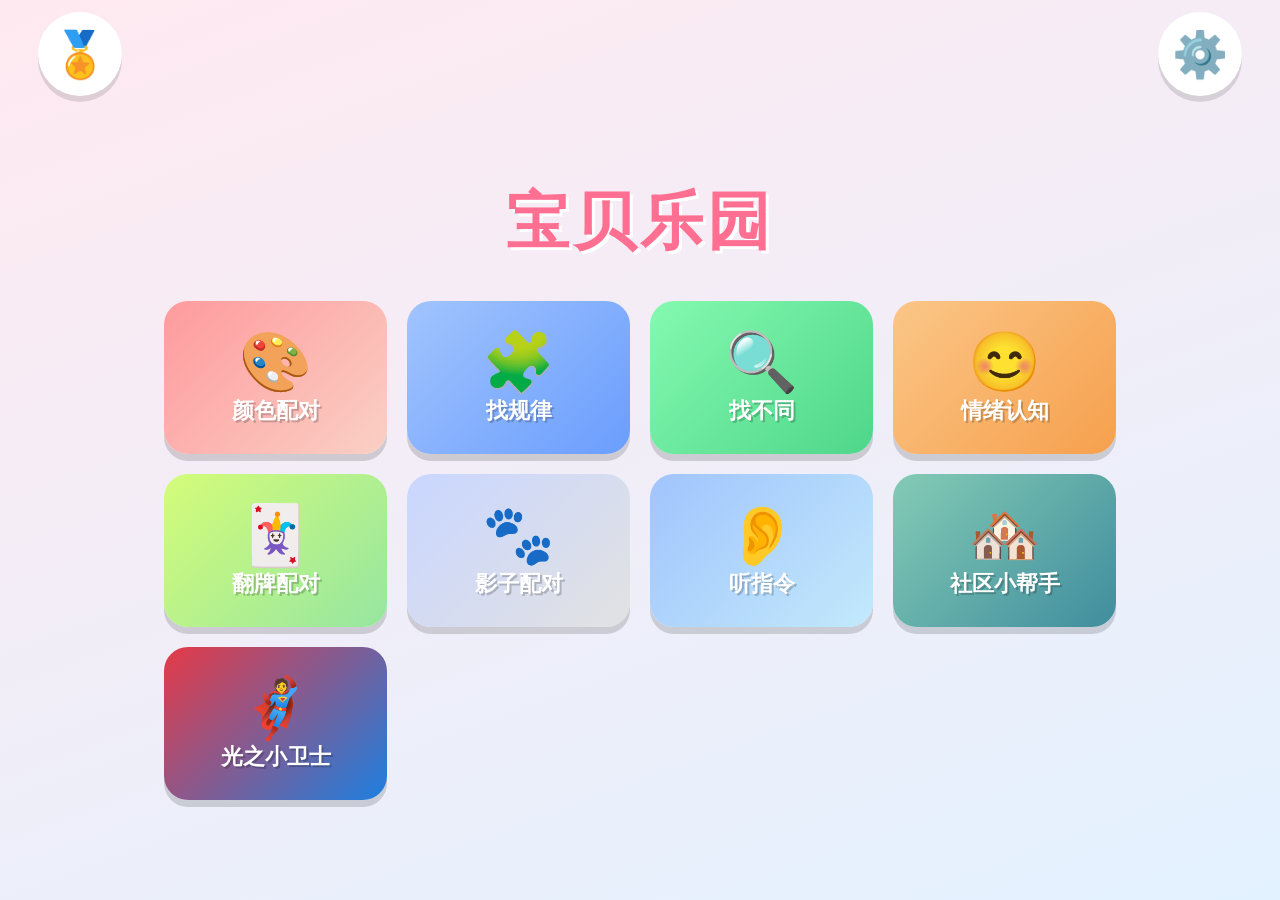
<file: index.html>
<!DOCTYPE html>
<html lang="zh-CN">
<head>
  <meta charset="UTF-8">
  <meta name="viewport" content="width=device-width, initial-scale=1.0, maximum-scale=1.0, user-scalable=no">
  <meta name="apple-mobile-web-app-capable" content="yes">
  <title>宝贝益智乐园</title>
  <link rel="stylesheet" href="css/main.css">
  <link rel="stylesheet" href="css/light-guardian.css">
  <link rel="stylesheet" href="css/community-helper.css">
</head>
<body>
<div id="app">

  <!-- ===== 主界面（卡片由 JS 自动生成，不写死） ===== -->
  <div id="home" class="screen active">
    <div class="topbar">
      <button class="icon-btn" id="wallBtn" title="我的贴纸">🏅</button>
      <button class="icon-btn" id="settingsBtn" title="家长设置">⚙️</button>
    </div>
    <h1>宝贝乐园</h1>
    <div class="grid" id="homeGrid"></div>
  </div>

  <!-- ===== 贴纸墙（所有游戏的贴纸汇总） ===== -->
  <div id="wall" class="overlay">
    <div class="panel">
      <h2>🏅 我的贴纸</h2>
      <p id="wallCount"></p>
      <div class="wall-grid" id="wallGrid"></div>
      <button class="big" id="wallClose">关闭</button>
    </div>
  </div>

  <!-- ===== 游戏容器（所有游戏共用，内容动态渲染） ===== -->
  <div id="gameScreen" class="screen">
    <div class="topbar">
      <button class="icon-btn" id="backBtn">🏠</button>
      <button class="icon-btn" id="replayBtn">🔄</button>
    </div>
    <div class="game-title" id="gameTitle"></div>
    <div class="stage" id="gameStage"></div>
  </div>

  <!-- ===== 奖励弹层 ===== -->
  <div id="reward">
    <div class="reward-box">
      <div class="star">🌟</div>
      <div class="txt" id="rewardTxt">你真棒！</div>
    </div>
  </div>

  <!-- ===== 家长门（算术题） ===== -->
  <div id="gate" class="overlay">
    <div class="panel">
      <h2>👨‍👩‍👧 家长验证</h2>
      <p>请回答问题进入设置</p>
      <div class="math-q" id="mathQ"></div>
      <input type="number" id="mathA" inputmode="numeric"><br>
      <button class="big" id="mathSubmit">确定</button><br>
      <button class="big" style="background:#bbb;box-shadow:0 5px 0 #999" id="gateCancel">取消</button>
    </div>
  </div>

  <!-- ===== 家长设置 ===== -->
  <div id="settings" class="overlay">
    <div class="panel">
      <h2>⚙️ 家长设置</h2>

      <p>每次可以玩多长时间？</p>
      <div class="time-opts" id="timeOpts">
        <div class="time-opt" data-min="10">10分钟</div>
        <div class="time-opt" data-min="15">15分钟</div>
        <div class="time-opt" data-min="20">20分钟</div>
        <div class="time-opt" data-min="30">30分钟</div>
      </div>

      <p>孩子年龄（自动匹配合适的游戏）</p>
      <div class="age-opts" id="ageOpts">
        <div class="age-opt" data-age="0">全部</div>
        <div class="age-opt" data-age="3">3岁</div>
        <div class="age-opt" data-age="4">4岁</div>
        <div class="age-opt" data-age="5">5岁</div>
        <div class="age-opt" data-age="6">6岁</div>
      </div>

      <div class="row-inline">
        <span style="font-size:3vh;color:#555">语音朗读</span>
        <label class="switch"><input type="checkbox" id="voiceToggle"><span class="slider"></span></label>
      </div>

      <p>开启 / 关闭游戏</p>
      <div class="toggle-list" id="toggleList"></div>

      <button class="big" id="saveSettings">保存并开始</button><br>
      <button class="big" style="background:#84fab0;box-shadow:0 5px 0 #4fd68a" id="resetTimer">重置今天的计时</button>
    </div>
  </div>

  <!-- ===== 时间到锁定 ===== -->
  <div id="timeup">
    <div class="moon">🌙</div>
    <div class="msg">今天玩得真棒！<br>我们明天再玩吧~</div>
    <div class="sub">（家长长按月亮3秒可解锁）</div>
  </div>

</div>

<!-- ============================================================
     脚本引入顺序很重要：
     1) 引擎层（被游戏依赖）
     2) 游戏模块（各自 register 到 GameManager）
     3) app.js（最后启动，渲染界面）

     >>> 加游戏：在「游戏模块」区照抄一行 <script> 即可
     >>> 删游戏：删掉对应那一行 <script>（和 js/games 下的文件）
     ============================================================ -->

<!-- 1) 引擎层 -->
<script src="js/engine/AudioManager.js"></script>
<script src="js/engine/SpeechManager.js"></script>
<script src="js/engine/TimerManager.js"></script>
<script src="js/engine/RewardManager.js"></script>
<script src="js/engine/Store.js"></script>
<script src="js/engine/GameManager.js"></script>

<!-- 2) 游戏模块（想加就加一行，想删就删一行） -->
<script src="js/games/color-match.js"></script>
<script src="js/games/pattern.js"></script>
<script src="js/games/spot-difference.js"></script>
<script src="js/games/emotion.js"></script>
<script src="js/games/memory-match.js"></script>
<script src="js/games/shadow-match.js"></script>
<script src="js/games/listen-do.js"></script>
<script src="js/games/community-helper.js"></script>

<!-- 光之小卫士（多文件游戏：按 config→voice→store→focus→levels→main 顺序） -->
<script src="js/games/light-guardian/config.js"></script>
<script src="js/games/light-guardian/voice.js"></script>
<script src="js/games/light-guardian/store.js"></script>
<script src="js/games/light-guardian/focus.js"></script>
<script src="js/games/light-guardian/levels.js"></script>
<script src="js/games/light-guardian/main.js"></script>

<!-- 3) 主控 -->
<script src="js/app.js"></script>
</body>
</html>
</file>
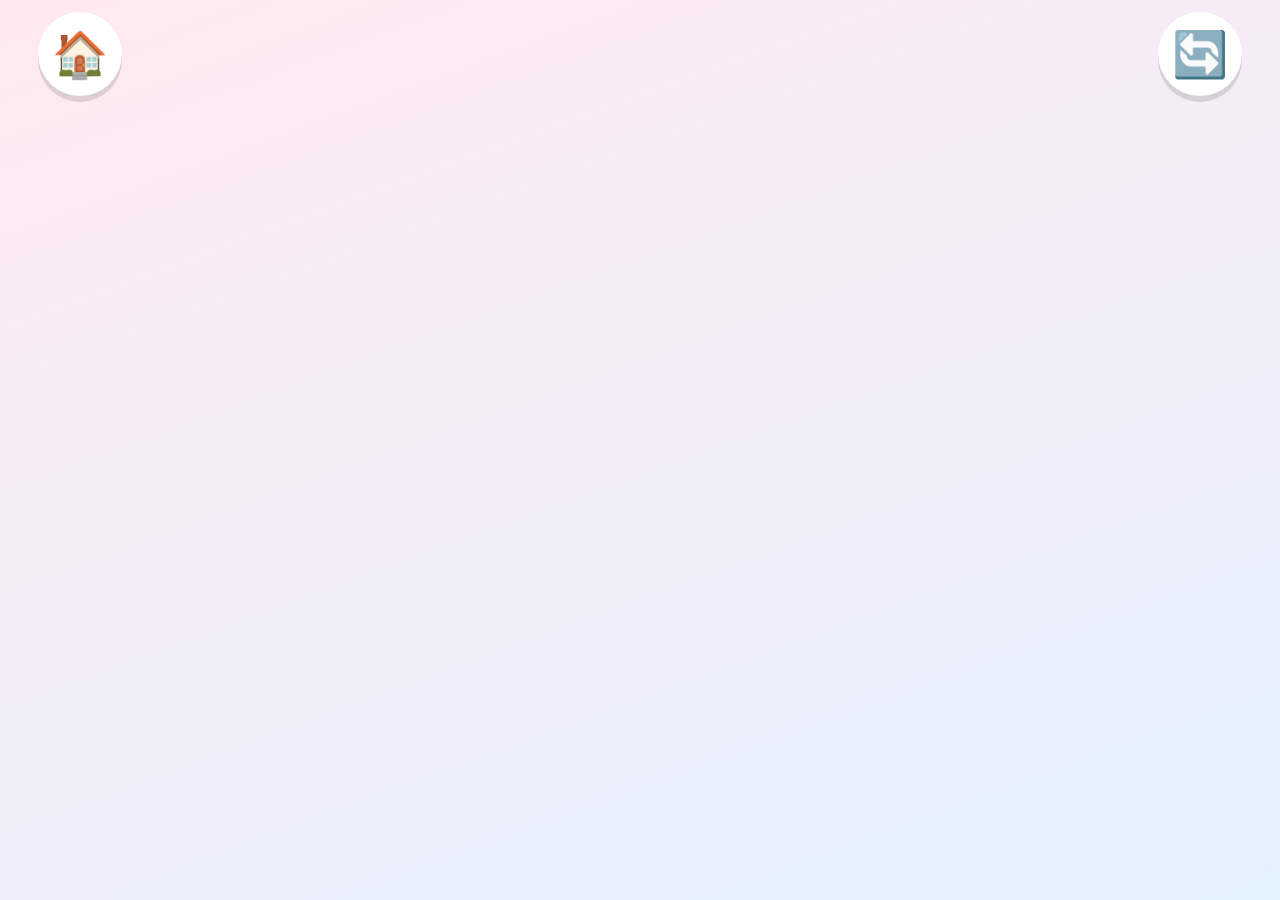
<file: _lg_probe.html>
<!DOCTYPE html>
<html lang="zh-CN"><head><meta charset="UTF-8">
<meta name="viewport" content="width=device-width,initial-scale=1">
<title>LG自启动验证</title>
<link rel="stylesheet" href="css/main.css">
<link rel="stylesheet" href="css/light-guardian.css">
</head><body>
<div id="app">
  <div id="gameScreen" class="screen active">
    <div class="topbar"><button class="icon-btn" id="backBtn">🏠</button><button class="icon-btn" id="replayBtn">🔄</button></div>
    <div class="game-title" id="gameTitle"></div>
    <div class="stage" id="gameStage"></div>
  </div>
  <div id="reward"><div class="reward-box"><div class="star">🌟</div><div class="txt" id="rewardTxt"></div></div></div>
</div>
<script src="js/engine/AudioManager.js"></script>
<script src="js/engine/SpeechManager.js"></script>
<script src="js/engine/TimerManager.js"></script>
<script src="js/engine/RewardManager.js"></script>
<script src="js/engine/GameManager.js"></script>
<script src="js/games/light-guardian/config.js"></script>
<script src="js/games/light-guardian/voice.js"></script>
<script src="js/games/light-guardian/store.js"></script>
<script src="js/games/light-guardian/focus.js"></script>
<script src="js/games/light-guardian/levels.js"></script>
<script src="js/games/light-guardian/main.js"></script>
<script>
  GameManager.api.exit = ()=>{};
  const p = new URLSearchParams(location.search);
  // 预置一些已获得贴纸，便于查看贴纸墙效果
  if(p.has('end')){ localStorage.setItem('lg_stickers', JSON.stringify(['s1','s2','s3','s5'])); localStorage.setItem('lg_minutes','0.05'); }
  const g = GameManager.getAll().find(x=>x.id==='light-guardian');
  g.start(document.getElementById('gameStage'), GameManager.api);
  if(p.has('level')){ setTimeout(()=>{ document.querySelectorAll('.lg-levelcard')[+p.get('level')].click(); }, 300); }
</script>
</body></html>
</file>
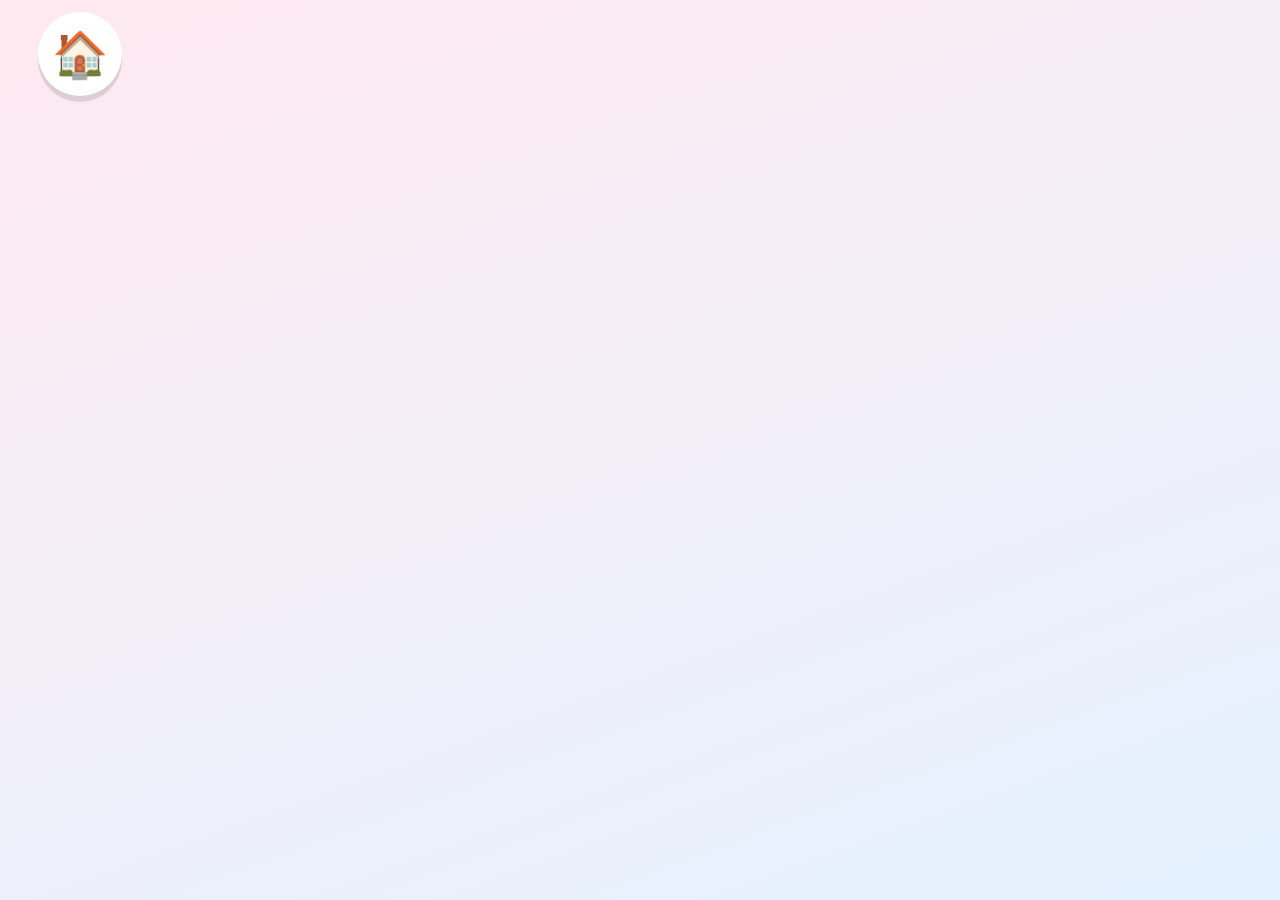
<file: _manual_end_test.html>
<!DOCTYPE html>
<html lang="zh-CN"><head><meta charset="UTF-8">
<meta name="viewport" content="width=device-width,initial-scale=1">
<title>结束页手动测试</title>
<link rel="stylesheet" href="css/main.css">
<link rel="stylesheet" href="css/light-guardian.css">
</head><body>
<div id="app">
  <div id="gameScreen" class="screen active">
    <div class="topbar"><button class="icon-btn">🏠</button></div>
    <div class="stage" id="gameStage"></div>
  </div>
</div>
<script src="js/engine/AudioManager.js"></script>
<script src="js/engine/SpeechManager.js"></script>
<script src="js/engine/TimerManager.js"></script>
<script src="js/engine/RewardManager.js"></script>
<script src="js/engine/GameManager.js"></script>
<script src="js/games/light-guardian/config.js"></script>
<script src="js/games/light-guardian/voice.js"></script>
<script src="js/games/light-guardian/store.js"></script>
<script src="js/games/light-guardian/focus.js"></script>
<script src="js/games/light-guardian/levels.js"></script>
<script src="js/games/light-guardian/main.js"></script>
<script>
  // 预置贴纸数据
  localStorage.setItem('lg_stickers', JSON.stringify(['s0','s1','s2','s4','s6','s8']));
  localStorage.setItem('lg_todayMinutes', '8');

  GameManager.api.exit = ()=>{};
  const g = GameManager.getAll().find(x=>x.id==='light-guardian');
  g.start(document.getElementById('gameStage'), GameManager.api);

  // 直接触发结束页（模拟时间到）
  setTimeout(()=> {
    if(window.LG_Game && window.LG_Game.showEnd) {
      window.LG_Game.showEnd();
    } else {
      // LG_Game 未暴露 showEnd，手动调用内部逻辑
      const btn = document.querySelector('.lg-bigbtn');
      if(btn && btn.textContent.includes('开始闯关')) {
        // 模拟玩完所有关卡
        btn.click();
      }
    }
  }, 500);
</script>
</body></html>
</file>
<file: css/main.css>
/* ============ 全局 ============ */
* { margin: 0; padding: 0; box-sizing: border-box; -webkit-tap-highlight-color: transparent; user-select: none; -webkit-user-select: none; }
html, body {
  width: 100%; height: 100%; overflow: hidden;
  font-family: "PingFang SC", "Microsoft YaHei", "Hiragino Sans GB", sans-serif;
  background: linear-gradient(160deg, #ffe9f0 0%, #e3f2ff 100%);
  touch-action: manipulation;
}
#app { width: 100vw; height: 100vh; position: relative; }
.screen { position: absolute; inset: 0; display: none; flex-direction: column; align-items: center; justify-content: center; }
.screen.active { display: flex; animation: fadeIn .4s ease; }
@keyframes fadeIn { from { opacity: 0; transform: scale(.96); } to { opacity: 1; transform: scale(1); } }

/* ============ 顶部条 ============ */
.topbar { position: absolute; top: 0; left: 0; right: 0; height: 12vh; min-height: 60px; display: flex; align-items: center; justify-content: space-between; padding: 0 3vw; z-index: 50; }
.icon-btn { width: 11vh; height: 11vh; min-width: 56px; min-height: 56px; max-width: 84px; max-height: 84px; border: none; border-radius: 50%; background: #fff; box-shadow: 0 6px 0 rgba(0,0,0,.12); font-size: 5vh; display: flex; align-items: center; justify-content: center; cursor: pointer; transition: transform .1s; }
.icon-btn:active { transform: translateY(4px); box-shadow: 0 2px 0 rgba(0,0,0,.12); }

/* ============ 主界面 ============ */
#home { padding: max(72px, 12vh) 2vw 2vh; }
#home h1 { font-size: clamp(32px, 7vh, 76px); color: #ff6f91; text-shadow: 3px 3px 0 #fff; margin-bottom: 3vh; letter-spacing: 4px; }
/* 8 个游戏在宽屏排 4 列、窄屏排 3 列，避免旧版 2 列必须滚动；
   卡片高度随屏幕而不是宽度增长，横屏和短屏也能完整显示。保留滚动作为以后新增游戏的兜底。 */
.grid { display: grid; grid-template-columns: repeat(4, minmax(0, 1fr)); gap: clamp(10px, 1.6vw, 20px); width: 92vw; max-width: 960px; max-height: 72vh; overflow-y: auto; padding: 1vh 4px 12px; align-content: start; }
.card { min-width: 0; height: clamp(80px, 17vh, 160px); border-radius: 24px; display: flex; flex-direction: column; align-items: center; justify-content: center; cursor: pointer; box-shadow: 0 7px 0 rgba(0,0,0,.15); transition: transform .12s; color: #fff; }
.card:active { transform: translateY(4px) scale(.98); box-shadow: 0 3px 0 rgba(0,0,0,.15); }
.card .emoji { font-size: clamp(36px, 6.5vh, 72px); line-height: 1.1; }
.card .label { font-size: clamp(14px, 2.4vh, 24px); line-height: 1.2; font-weight: bold; margin-top: .5vh; text-align: center; text-shadow: 2px 2px 0 rgba(0,0,0,.2); }
.empty-tip { grid-column: 1 / -1; text-align: center; font-size: 3vh; color: #999; line-height: 1.6; }
@media (max-width: 700px) {
  .grid { grid-template-columns: repeat(3, minmax(0, 1fr)); }
  .card { height: clamp(72px, 14vh, 130px); border-radius: 18px; }
  .card .emoji { font-size: clamp(30px, 5.5vh, 48px); }
  .card .label { font-size: clamp(12px, 2.2vh, 18px); }
}
@media (max-height: 500px) and (orientation: landscape) {
  #home { padding-top: max(64px, 12vh); padding-bottom: 1vh; }
  #home h1 { font-size: clamp(24px, 7vh, 40px); margin-bottom: 1vh; }
  .grid { grid-template-columns: repeat(4, minmax(0, 1fr)); gap: 8px; }
  .card { height: clamp(54px, 22vh, 86px); border-radius: 14px; }
  .card .emoji { font-size: clamp(24px, 8vh, 40px); }
  .card .label { font-size: clamp(12px, 3.5vh, 18px); }
}

/* ============ 游戏通用 ============ */
.game-title { position: absolute; top: 13vh; font-size: 4.5vh; color: #555; font-weight: bold; text-align: center; width: 100%; padding: 0 4vw; }
.stage { width: 92vw; max-width: 900px; display: flex; flex-direction: column; align-items: center; justify-content: center; }

/* 颜色配对 */
.color-homes { display: flex; justify-content: center; gap: 4vw; margin-top: 2vh; }
.home-slot { width: 22vw; max-width: 160px; height: 22vw; max-height: 160px; border-radius: 24px; display: flex; align-items: center; justify-content: center; font-size: 8vh; border: 6px dashed rgba(255,255,255,.7); box-shadow: inset 0 0 0 4px rgba(0,0,0,.05); transition: transform .15s; }
.home-slot.over { transform: scale(1.12); }
.animal-tray { margin-top: 5vh; display: flex; justify-content: center; gap: 4vw; min-height: 20vh; align-items: center; }
.animal { width: 18vw; max-width: 130px; height: 18vw; max-height: 130px; border-radius: 50%; display: flex; align-items: center; justify-content: center; font-size: 8vh; cursor: grab; box-shadow: 0 6px 0 rgba(0,0,0,.15); touch-action: none; }
.animal.dragging { opacity: .6; z-index: 100; }

/* 找规律 */
.seq { display: flex; align-items: center; justify-content: center; gap: 3vw; margin-top: 3vh; flex-wrap: wrap; }
.seq-item { width: 15vw; max-width: 110px; height: 15vw; max-height: 110px; border-radius: 22px; background: #fff; display: flex; align-items: center; justify-content: center; font-size: 7vh; box-shadow: 0 6px 0 rgba(0,0,0,.1); }
.seq-q { background: #fff3c4; border: 5px dashed #f6a04d; }

/* 选项通用（找规律用） */
.options { display: flex; justify-content: center; gap: 4vw; margin-top: 6vh; flex-wrap: wrap; }
.opt { width: 20vw; max-width: 140px; height: 20vw; max-height: 140px; border-radius: 24px; background: #fff; display: flex; align-items: center; justify-content: center; font-size: 8vh; cursor: pointer; box-shadow: 0 8px 0 rgba(0,0,0,.12); transition: transform .1s; }
.opt:active { transform: translateY(5px); box-shadow: 0 3px 0 rgba(0,0,0,.12); }
.opt.wrong { animation: shake .4s; }
@keyframes shake { 0%,100% { transform: translateX(0); } 25% { transform: translateX(-10px); } 75% { transform: translateX(10px); } }

/* 找不同 */
.spot-grid { display: grid; grid-template-columns: repeat(3, 1fr); gap: 1.5vw; padding: 2vw; background: #fff; border-radius: 24px; box-shadow: 0 8px 0 rgba(0,0,0,.1); margin-top: 2vh; }
.spot-cell { width: 12vw; max-width: 90px; height: 12vw; max-height: 90px; display: flex; align-items: center; justify-content: center; font-size: 6vh; cursor: pointer; border-radius: 14px; transition: transform .15s; }
.spot-cell.found { background: #b9f6ca; animation: pop .4s; }
@keyframes pop { 0% { transform: scale(1); } 50% { transform: scale(1.3); } 100% { transform: scale(1); } }

/* 情绪认知 / 好习惯 */
.habit-scene { font-size: 22vh; margin: 2vh 0; transition: transform .3s; }
.habit-actions { display: flex; gap: 4vw; flex-wrap: wrap; justify-content: center; }
.habit-btn { padding: 3vh 5vw; border: none; border-radius: 28px; background: #fff; font-size: 8vh; cursor: pointer; box-shadow: 0 8px 0 rgba(0,0,0,.12); }
.habit-btn:active { transform: translateY(5px); box-shadow: 0 3px 0 rgba(0,0,0,.12); }

/* ============ 多关卡进度（api.rounds 生成） ============ */
.rounds { display: flex; flex-direction: column; align-items: center; width: 100%; }
.rounds-dots { display: flex; gap: 1.5vw; margin-bottom: 2.5vh; }
.rounds-dot { width: 2.6vh; min-width: 12px; height: 2.6vh; min-height: 12px; border-radius: 50%; background: #e0e0e8; transition: background .25s, transform .25s; }
.rounds-dot.done { background: #6bcB77; transform: scale(1.15); }
.rounds-host { display: flex; flex-direction: column; align-items: center; width: 100%; min-height: 40vh; justify-content: center; }

/* 翻牌配对 */
.mm-grid { display: grid; gap: 2vw; padding: 2vw; background: #fff; border-radius: 28px; box-shadow: 0 8px 0 rgba(0,0,0,.08); }
.mm-card { width: 16vw; max-width: 110px; height: 16vw; max-height: 110px; perspective: 600px; cursor: pointer; }
.mm-inner { position: relative; width: 100%; height: 100%; transition: transform .4s; transform-style: preserve-3d; }
.mm-card.open .mm-inner, .mm-card.matched .mm-inner { transform: rotateY(180deg); }
.mm-face { position: absolute; inset: 0; display: flex; align-items: center; justify-content: center; font-size: 7vh; border-radius: 18px; backface-visibility: hidden; box-shadow: 0 5px 0 rgba(0,0,0,.12); }
.mm-back { background: linear-gradient(135deg,#a1c4fd,#6a9dfd); }
.mm-front { background: #fff; transform: rotateY(180deg); }
.mm-card.matched .mm-front { background: #d3f9d8; box-shadow: 0 5px 0 #96e6a1; }

/* 影子配对 */
.sh-homes { display: flex; justify-content: center; gap: 3vw; flex-wrap: wrap; }
.sh-slot { width: 18vw; max-width: 130px; height: 18vw; max-height: 130px; border-radius: 50%; display: flex; align-items: center; justify-content: center; background: #ececf1; border: 5px dashed #c9c9d2; transition: transform .15s, background .2s; }
.sh-slot.over { transform: scale(1.12); border-color: #6a9dfd; }
.sh-slot.done { background: #d3f9d8; border-style: solid; border-color: #96e6a1; }
.sh-shadow { font-size: 8vh; filter: brightness(0) opacity(.75); }
.sh-shadow.lit { filter: none; }
.sh-tray { margin-top: 6vh; display: flex; justify-content: center; gap: 4vw; flex-wrap: wrap; min-height: 20vh; align-items: center; }
.sh-animal { width: 17vw; max-width: 120px; height: 17vw; max-height: 120px; border-radius: 50%; background: #fff; display: flex; align-items: center; justify-content: center; font-size: 8vh; cursor: grab; box-shadow: 0 6px 0 rgba(0,0,0,.12); touch-action: none; }
.sh-animal.dragging { opacity: .6; z-index: 100; }

/* 听指令 */
.ld-cue { display: flex; align-items: center; justify-content: center; gap: 2vw; margin-bottom: 4vh; min-height: 12vh; flex-wrap: wrap; }
.ld-ear { font-size: 12vh; animation: ldPulse 1.2s ease-in-out infinite; }
@keyframes ldPulse { 0%,100% { transform: scale(1); } 50% { transform: scale(1.15); } }
.ld-hint { font-size: 3.4vh; color: #999; }
.ld-chip { width: 11vw; max-width: 80px; height: 11vw; max-height: 80px; border-radius: 50%; display: flex; align-items: center; justify-content: center; box-shadow: 0 5px 0 rgba(0,0,0,.12); }
.ld-chip-e { font-size: 6vh; }
.ld-arrow { font-size: 4vh; color: #bbb; }
.ld-row { display: flex; justify-content: center; gap: 3vw; flex-wrap: wrap; }
.ld-item { width: 20vw; max-width: 150px; height: 20vw; max-height: 150px; border-radius: 28px; display: flex; flex-direction: column; align-items: center; justify-content: center; cursor: pointer; box-shadow: 0 8px 0 rgba(0,0,0,.12); transition: transform .12s; }
.ld-item:active { transform: translateY(5px); box-shadow: 0 3px 0 rgba(0,0,0,.12); }
.ld-item-e { font-size: 9vh; }
.ld-item-name { font-size: 2.6vh; color: #fff; text-shadow: 1px 1px 0 rgba(0,0,0,.25); }
.ld-item.done { box-shadow: 0 0 0 6px #6bcB77, 0 8px 0 #4fd68a; transform: scale(.94); }
.ld-item.wrong { animation: shake .4s; }
.ld-prog { display: flex; gap: 1.5vw; margin-top: 4vh; }
.ld-step { width: 3vh; min-width: 14px; height: 3vh; min-height: 14px; border-radius: 50%; background: #e0e0e8; transition: background .25s; }
.ld-step.done { background: #6bcB77; }

/* ============ 贴纸墙 ============ */
.wall-grid { display: grid; grid-template-columns: repeat(5, 1fr); gap: 2vw; margin: 2vh 0 3vh; }
.wall-cell { aspect-ratio: 1/1; border-radius: 18px; background: #f2f2f7; display: flex; align-items: center; justify-content: center; font-size: 5.5vh; opacity: .35; }
.wall-cell.got { background: #fff3c4; opacity: 1; box-shadow: 0 4px 0 rgba(0,0,0,.08); }

/* ============ 奖励 ============ */#reward { position: absolute; inset: 0; background: rgba(0,0,0,.4); display: none; align-items: center; justify-content: center; z-index: 200; }
#reward.show { display: flex; }
.reward-box { background: #fff; border-radius: 40px; padding: 6vh 8vw; text-align: center; animation: bounceIn .5s; }
@keyframes bounceIn { 0% { transform: scale(.3); opacity: 0; } 60% { transform: scale(1.1); } 100% { transform: scale(1); opacity: 1; } }
.reward-box .star { font-size: 14vh; }
.reward-box .txt { font-size: 5vh; color: #ff6f91; font-weight: bold; margin-top: 2vh; }
.confetti { position: absolute; font-size: 4vh; pointer-events: none; z-index: 210; animation: fall linear forwards; }
@keyframes fall { to { transform: translateY(110vh) rotate(360deg); opacity: 0; } }

/* ============ 弹层通用 ============ */
.overlay { position: absolute; inset: 0; background: rgba(0,0,0,.55); display: none; align-items: center; justify-content: center; z-index: 300; }
.overlay.show { display: flex; }
.panel { background: #fff; border-radius: 28px; padding: 5vh 6vw; text-align: center; max-width: 92vw; width: 460px; max-height: 90vh; overflow-y: auto; }
.panel h2 { font-size: 4vh; color: #555; margin-bottom: 2vh; }
.panel p { font-size: 2.6vh; color: #888; margin-bottom: 1.5vh; line-height: 1.5; }
.math-q { font-size: 6vh; color: #333; margin: 2vh 0; font-weight: bold; }
.panel input[type=number] { font-size: 5vh; width: 60%; text-align: center; padding: 1vh; border: 3px solid #ddd; border-radius: 16px; }
.panel button.big { margin-top: 2vh; padding: 2vh 6vw; font-size: 3.5vh; border: none; border-radius: 20px; background: #6a9dfd; color: #fff; cursor: pointer; box-shadow: 0 5px 0 #4a7de0; }
.panel button.big:active { transform: translateY(3px); box-shadow: 0 2px 0 #4a7de0; }

/* 时长 / 年龄选择 */
.time-opts, .age-opts { display: flex; gap: 3vw; justify-content: center; flex-wrap: wrap; margin: 1.5vh 0; }
.time-opt, .age-opt { padding: 1.6vh 4vw; border: 3px solid #ddd; border-radius: 18px; font-size: 3vh; cursor: pointer; }
.time-opt.sel, .age-opt.sel { border-color: #6a9dfd; background: #e3f0ff; color: #4a7de0; font-weight: bold; }

/* 游戏开关列表 */
.toggle-list { text-align: left; margin: 1.5vh 0; max-height: 30vh; overflow-y: auto; border: 1px solid #eee; border-radius: 16px; }
.toggle-row { display: flex; align-items: center; justify-content: space-between; padding: 1.6vh 4vw; border-bottom: 1px solid #f0f0f0; }
.toggle-row:last-child { border-bottom: none; }
.toggle-row .name { font-size: 3vh; color: #555; display: flex; align-items: center; gap: 3vw; }
.toggle-row .ticon { font-size: 4vh; }
.switch { position: relative; width: 64px; height: 34px; flex-shrink: 0; }
.switch input { display: none; }
.slider { position: absolute; inset: 0; background: #ccc; border-radius: 34px; transition: .2s; cursor: pointer; }
.slider:before { content: ""; position: absolute; width: 26px; height: 26px; left: 4px; top: 4px; background: #fff; border-radius: 50%; transition: .2s; }
.switch input:checked + .slider { background: #6bcB77; }
.switch input:checked + .slider:before { transform: translateX(30px); }
.row-inline { display: flex; align-items: center; justify-content: center; gap: 3vw; margin: 1.5vh 0; }

/* ============ 时间到锁定 ============ */
#timeup { position: absolute; inset: 0; background: rgba(20,20,40,.92); display: none; flex-direction: column; align-items: center; justify-content: center; z-index: 400; color: #fff; }
#timeup.show { display: flex; }
#timeup .moon { font-size: 20vh; animation: sway 3s ease-in-out infinite; cursor: pointer; }
@keyframes sway { 0%,100% { transform: rotate(-8deg); } 50% { transform: rotate(8deg); } }
#timeup .msg { font-size: 5vh; margin-top: 3vh; text-align: center; }
#timeup .sub { font-size: 3vh; margin-top: 2vh; opacity: .7; }
</file>
<file: css/light-guardian.css>
/* ============================================================
 * 《光之小卫士》样式
 * 横屏优先，适配电视/平板/手机。字体用 clamp，按钮 >=80px，
 * 焦点框 8px 黄色。红银蓝配色 + 胸前能量灯。
 * 所有类名以 lg- 前缀，避免和平台其它游戏冲突。
 * ============================================================ */

/* 让游戏铺满平台的舞台区，盖住平台标题空白 */
#gameStage:has(.lg-root) { width: 100vw; max-width: none; }

.lg-root {
  --red: #e63946; --silver: #d9dde3; --blue: #1d7fe0;
  --lamp: #ffd23f; --focus: #ffd23f;
  position: fixed; inset: 0; z-index: 100;
  background: linear-gradient(180deg, #0b1e4d 0%, #3a6fd8 100%);
  color: #fff; overflow: hidden;
  font-size: clamp(16px, 2.4vw, 28px);
  display: flex; flex-direction: column;
}

/* 星空点缀 */
.lg-root::before {
  content: ""; position: absolute; inset: 0;
  background-image: radial-gradient(2px 2px at 20% 30%, #fff, transparent),
    radial-gradient(2px 2px at 70% 20%, #fff, transparent),
    radial-gradient(1px 1px at 50% 60%, #fff, transparent),
    radial-gradient(2px 2px at 85% 70%, #fff, transparent),
    radial-gradient(1px 1px at 30% 80%, #fff, transparent);
  opacity: .5; pointer-events: none;
}

/* ---- 焦点框：8px 黄色（遥控器/键盘导航高亮） ---- */
.lg-focusable { outline: none; transition: transform .12s, box-shadow .12s; }
.lg-focusable.focused {
  box-shadow: 0 0 0 8px var(--focus), 0 0 24px 4px rgba(255,210,63,.6) !important;
  transform: scale(1.06); z-index: 5;
}

/* ---- 顶部条 ---- */
.lg-bar {
  position: relative; z-index: 3;
  display: flex; align-items: center; justify-content: space-between;
  padding: clamp(8px, 1.5vh, 18px) clamp(12px, 3vw, 32px); gap: 12px;
}
.lg-bar-right { display: flex; gap: 12px; }
.lg-iconbtn {
  min-width: 80px; min-height: 80px; border: none; border-radius: 50%;
  background: rgba(255,255,255,.15); color: #fff;
  font-size: clamp(28px, 4vw, 40px); cursor: pointer;
  display: flex; align-items: center; justify-content: center;
}
.lg-iconbtn:active { transform: scale(.94); }
.lg-timechip {
  background: rgba(0,0,0,.3); padding: 10px 22px; border-radius: 40px;
  font-size: clamp(18px, 2.5vw, 30px); font-weight: bold;
}

/* ---- 屏切换 ---- */
.lg-screen { display: none; flex: 1; min-height: 0; flex-direction: column; align-items: center; justify-content: center; padding: 1vh 3vw 3vh; overflow-y: auto; position: relative; z-index: 2; }
.lg-screen.active { display: flex; animation: lgFade .35s ease; }
/* 高难度四对动物在矮屏会超高；从顶部开始排才能滚到第一对。 */
#lg-play { justify-content: flex-start; }
@keyframes lgFade { from { opacity: 0; transform: translateY(12px); } to { opacity: 1; transform: none; } }

.lg-title { font-size: clamp(28px, 6vw, 64px); text-shadow: 0 3px 0 rgba(0,0,0,.3); text-align: center; margin: 1vh 0; }
.lg-subtitle { font-size: clamp(15px, 2.4vw, 26px); opacity: .9; text-align: center; margin-bottom: 2vh; }
.lg-hint { font-size: clamp(16px, 2.6vw, 30px); text-align: center; margin: 1vh 0 3vh; max-width: 90%; line-height: 1.5; }

/* ---- 小卫士形象（红银蓝 + 胸前能量灯） ---- */
.lg-hero {
  position: relative;
  width: clamp(160px, 28vw, 280px);
  height: clamp(200px, 32vw, 320px);
  display: flex;
  align-items: center;
  justify-content: center;
  margin-bottom: 1vh;
}

/* 小卫士身体 */
.lg-hero-body {
  position: relative;
  width: clamp(140px, 24vw, 240px);
  height: clamp(180px, 28vw, 280px);
  display: flex;
  flex-direction: column;
  align-items: center;
  gap: 4px;
}

/* 头部 - 红色圆形 */
.lg-hero-head {
  width: clamp(80px, 14vw, 130px);
  height: clamp(80px, 14vw, 130px);
  background: linear-gradient(135deg, var(--red) 0%, #ff6b6b 100%);
  border-radius: 50%;
  position: relative;
  box-shadow: 0 6px 20px rgba(230, 57, 70, 0.4);
  display: flex;
  align-items: center;
  justify-content: center;
}

/* 头顶银色装饰 */
.lg-hero-head::before {
  content: "";
  position: absolute;
  top: -8%;
  width: 70%;
  height: 30%;
  background: linear-gradient(135deg, var(--silver), #fff);
  border-radius: 50% 50% 0 0;
  box-shadow: inset 0 -2px 8px rgba(0,0,0,0.15);
}

/* 眼睛 */
.lg-hero-eyes {
  display: flex;
  gap: clamp(12px, 2.5vw, 24px);
  position: relative;
  z-index: 1;
}

.lg-hero-eye {
  width: clamp(18px, 3.5vw, 32px);
  height: clamp(24px, 4.5vw, 40px);
  background: #fff;
  border-radius: 50% 50% 45% 45%;
  box-shadow: inset 0 2px 4px rgba(0,0,0,0.2);
  position: relative;
}

.lg-hero-eye::after {
  content: "";
  position: absolute;
  bottom: 4px;
  left: 50%;
  transform: translateX(-50%);
  width: 40%;
  height: 40%;
  background: #333;
  border-radius: 50%;
}

/* 身体 - 银色主体 + 蓝色分割线 */
.lg-hero-torso {
  width: clamp(100px, 18vw, 180px);
  height: clamp(90px, 16vw, 150px);
  background: linear-gradient(to bottom, var(--silver) 0%, #c5cad3 100%);
  border-radius: 20% 20% 30% 30%;
  position: relative;
  box-shadow: 0 6px 20px rgba(0,0,0,0.2);
  display: flex;
  align-items: center;
  justify-content: center;
}

/* 蓝色装甲线条 */
.lg-hero-torso::before {
  content: "";
  position: absolute;
  top: 0;
  left: 48%;
  width: 4%;
  height: 100%;
  background: linear-gradient(to bottom, var(--blue), #3a8ef0);
}

.lg-hero-torso::after {
  content: "";
  position: absolute;
  top: 45%;
  left: 0;
  right: 0;
  height: 3%;
  background: linear-gradient(to right, transparent, var(--blue) 20%, var(--blue) 80%, transparent);
}

/* 胸前能量灯 */
.lg-hero-lamp {
  position: absolute;
  top: 28%;
  left: 50%;
  transform: translateX(-50%);
  width: clamp(22px, 4.5vw, 40px);
  height: clamp(22px, 4.5vw, 40px);
  border-radius: 50%;
  background: radial-gradient(circle at 35% 35%, #fff, var(--lamp) 25%, var(--red) 80%);
  box-shadow:
    0 0 20px 6px var(--lamp),
    inset -2px -2px 8px rgba(0,0,0,0.2);
  animation: lgLamp 2.5s ease-in-out infinite;
  z-index: 2;
}

/* 打哈欠动画 */
.lg-yawn {
  animation: lgYawn 1.5s ease-in-out infinite;
}

@keyframes lgYawn {
  0%, 100% { transform: scale(1) rotate(0deg); }
  25% { transform: scale(1.05) rotate(-2deg); }
  50% { transform: scale(0.98) rotate(2deg); }
  75% { transform: scale(1.02) rotate(-1deg); }
}

.lg-hero-face {
  font-size: clamp(80px, 16vw, 170px);
  filter: drop-shadow(0 0 20px rgba(29,127,224,.8));
}
@keyframes lgLamp { 0%,100% { transform: translateX(-50%) scale(1); opacity: .8; } 50% { transform: translateX(-50%) scale(1.3); opacity: 1; } }

/* ---- 关卡选择卡片 ---- */
.lg-levelgrid { display: flex; gap: clamp(12px, 3vw, 32px); flex-wrap: wrap; justify-content: center; margin: 2vh 0; }
.lg-levelcard {
  min-width: clamp(120px, 20vw, 200px); min-height: clamp(120px, 18vw, 180px);
  border: none; border-radius: 28px; cursor: pointer;
  background: rgba(255,255,255,.16); color: #fff;
  display: flex; flex-direction: column; align-items: center; justify-content: center; gap: 8px;
  padding: 20px;
}
.lg-levelicon { font-size: clamp(44px, 8vw, 80px); }
.lg-levelname { font-size: clamp(16px, 2.6vw, 30px); font-weight: bold; }
.lg-leveltip { max-width: 18ch; font-size: clamp(12px, 1.7vw, 18px); line-height: 1.3; opacity: .78; text-align: center; }
.lg-levelbadge { font-size: clamp(18px, 3vw, 34px); font-weight: bold; margin-bottom: 1vh; }

/* ---- 关卡任务进度 ----
   星点是「我还要做几次」的可视化，不把孩子逼进分数竞争；
   任务内部有进度后，重复游玩有目标，结束奖励也不再显得突然。 */
.lg-missionbar { width: min(90vw, 760px); margin: 0 auto 1.5vh; text-align: center; }
.lg-mission-label { font-size: clamp(15px, 2.2vw, 24px); font-weight: bold; opacity: .9; margin-bottom: .6vh; }
.lg-mission-dots { display: flex; justify-content: center; gap: clamp(8px, 1.4vw, 16px); }
.lg-mission-dot { color: rgba(255,255,255,.35); font-size: clamp(22px, 3.2vw, 34px); transition: color .25s, transform .25s; }
.lg-mission-dot.done { color: var(--lamp); transform: scale(1.2); text-shadow: 0 0 12px var(--lamp); }
.lg-wavehost { width: 100%; min-height: 26vh; display: flex; flex-direction: column; align-items: center; justify-content: center; }

/* ---- 变身配对的多波过场 ---- */
.lg-wavehost .lg-transform { animation: lgWaveIn .35s ease both; }
@keyframes lgWaveIn { from { opacity: 0; transform: translateY(10px) scale(.97); } to { opacity: 1; transform: none; } }

/* ---- 数数与左右比较 ---- */
.lg-count-prompt { font-size: clamp(16px, 2.5vw, 28px); font-weight: bold; margin-bottom: 1vh; text-align: center; }
.lg-count-scene { display: flex; flex-direction: column; align-items: center; justify-content: center; min-height: 22vh; width: 100%; }
.lg-count-scene.compare { flex-direction: row; gap: clamp(12px, 3vw, 42px); }
.lg-count-group { flex: 1; min-width: 0; text-align: center; }
.lg-count-group-title { font-size: clamp(16px, 2.4vw, 26px); font-weight: bold; margin-bottom: 1vh; opacity: .9; }
.lg-count-rays { display: flex; flex-wrap: wrap; justify-content: center; align-items: center; gap: clamp(2px, .7vw, 8px); max-width: 28vw; min-height: 11vh; }
.lg-count-ray { font-size: clamp(30px, 5.5vw, 62px); animation: lgRay .9s ease-in-out infinite; }
.lg-compare-mark { font-size: clamp(28px, 5vw, 54px); animation: lgPulse 1.2s ease-in-out infinite; }
.lg-count-options { display: flex; justify-content: center; flex-wrap: wrap; gap: clamp(10px, 2vw, 24px); margin-top: 2vh; }
.lg-count-option { min-width: clamp(82px, 12vw, 150px); min-height: clamp(72px, 10vw, 112px); padding: 8px 14px; border: none; border-radius: 22px; cursor: pointer; background: #fff; color: var(--blue); font-size: clamp(22px, 3.4vw, 34px); font-weight: bold; box-shadow: 0 6px 0 rgba(0,0,0,.3); }
.lg-count-option:active { transform: translateY(4px); box-shadow: 0 2px 0 rgba(0,0,0,.3); }
.lg-count-option.done { background: var(--lamp); color: var(--red); animation: lgPop .5s; }

/* ---- 呼吸星星 ---- */
.lg-starrow { display: flex; justify-content: center; gap: clamp(10px, 2vw, 22px); margin: 1vh 0; }
.lg-breath-star { color: rgba(255,255,255,.35); font-size: clamp(28px, 5vw, 56px); transition: color .35s, transform .35s; }
.lg-breath-star.lit { color: var(--lamp); transform: scale(1.2); text-shadow: 0 0 14px var(--lamp); }


/* ---- 大按钮（>=80px 高） ---- */
.lg-bigbtn {
  min-height: 80px; padding: 0 clamp(28px, 5vw, 56px); margin-top: 2vh;
  border: none; border-radius: 44px; cursor: pointer;
  background: linear-gradient(135deg, var(--red), var(--blue)); color: #fff;
  font-size: clamp(20px, 3.2vw, 34px); font-weight: bold;
  box-shadow: 0 6px 0 rgba(0,0,0,.3);
}
.lg-bigbtn:active { transform: translateY(4px); box-shadow: 0 2px 0 rgba(0,0,0,.3); }
.lg-bigbtn.ghost { background: rgba(255,255,255,.2); }
.lg-bigbtn:disabled { opacity: .5; }

/* ---- 关卡1：变身配对 ---- */
.lg-stagebox { width: 100%; display: flex; flex-direction: column; align-items: center; }
.lg-transform { display: flex; align-items: center; justify-content: center; gap: clamp(16px, 5vw, 60px); }
.lg-col { display: flex; flex-direction: column; gap: clamp(12px, 2.5vh, 28px); }
.lg-beam { font-size: clamp(30px, 6vw, 60px); animation: lgPulse 1.2s ease-in-out infinite; }
@keyframes lgPulse { 0%,100% { opacity: .4; transform: scale(1); } 50% { opacity: 1; transform: scale(1.2); } }
.lg-beast, .lg-friend {
  min-width: 100px; min-height: 100px; width: clamp(100px, 15vw, 150px); height: clamp(100px, 15vw, 150px);
  border: none; border-radius: 50%; cursor: pointer;
  font-size: clamp(50px, 9vw, 90px);
  display: flex; align-items: center; justify-content: center;
  box-shadow: 0 6px 0 rgba(0,0,0,.3);
}
.lg-beast.gray { background: #8a8f99; filter: grayscale(1); }
.lg-beast.sel { box-shadow: 0 0 0 6px #fff; }
.lg-beast.purified { filter: none; animation: lgPop .5s; }
.lg-friend { background: #fff; }
.lg-beast.done, .lg-friend.done { opacity: .85; }
@keyframes lgPop { 0% { transform: scale(1); } 50% { transform: scale(1.35) rotate(8deg); } 100% { transform: scale(1); } }

/* ---- 关卡2：光线数数 ---- */
.lg-beams { display: flex; gap: clamp(8px, 2vw, 24px); flex-wrap: wrap; justify-content: center; margin: 2vh 0 4vh; min-height: 18vh; align-items: center; }
.lg-lightray { font-size: clamp(44px, 9vw, 90px); animation: lgRay 1.5s ease-in-out infinite; }
@keyframes lgRay { 0%,100% { transform: translateY(0) scale(1); filter: drop-shadow(0 0 8px var(--lamp)); } 50% { transform: translateY(-12px) scale(1.1); filter: drop-shadow(0 0 20px var(--lamp)); } }
.lg-numrow { display: flex; gap: clamp(12px, 3vw, 32px); flex-wrap: wrap; justify-content: center; }
.lg-num {
  min-width: 90px; min-height: 90px; width: clamp(90px, 13vw, 130px); height: clamp(90px, 13vw, 130px);
  border: none; border-radius: 24px; cursor: pointer;
  background: #fff; color: var(--blue); font-weight: bold;
  font-size: clamp(40px, 7vw, 70px);
  box-shadow: 0 6px 0 rgba(0,0,0,.3);
}
.lg-num.done { background: var(--lamp); color: var(--red); animation: lgPop .5s; }

/* ---- 关卡3：能量灯呼吸 ---- */
.lg-lampwrap { height: 34vh; display: flex; align-items: center; justify-content: center; margin: 1vh 0; }
.lg-lamp {
  width: clamp(90px, 18vw, 180px); height: clamp(90px, 18vw, 180px); border-radius: 50%;
  box-shadow: 0 0 40px 10px var(--lamp);
  transition: transform var(--lg-breath-ms, 2.6s) ease-in-out;
}
.lg-lamp.inhale { transform: scale(2); }
.lg-lamp.exhale { transform: scale(1); }
.lg-breathe-label { font-size: clamp(20px, 3.5vw, 40px); font-weight: bold; margin: 2vh 0; text-align: center; }

/* ---- 提示条 / 闪现消息（只出现鼓励语） ---- */
.lg-toast, .lg-flash {
  position: fixed; left: 50%; transform: translateX(-50%) translateY(20px);
  bottom: 8vh; background: rgba(0,0,0,.75); color: #fff;
  padding: 16px 36px; border-radius: 40px; font-size: clamp(18px, 3vw, 30px);
  opacity: 0; transition: .3s; z-index: 500; pointer-events: none; white-space: nowrap;
}
.lg-flash { top: 14vh; bottom: auto; background: rgba(255,210,63,.95); color: #7a4b00; font-weight: bold; }
.lg-toast.show, .lg-flash.show { opacity: 1; transform: translateX(-50%) translateY(0); }
.lg-shake { animation: lgShake .4s; }
@keyframes lgShake { 0%,100% { transform: translateX(0); } 25% { transform: translateX(-10px); } 75% { transform: translateX(10px); } }

/* ---- 结束页 ---- */
.lg-endface { font-size: clamp(80px, 18vw, 180px); }
.lg-endface.lg-yawn { animation: lgYawn 2.5s ease-in-out infinite; }
@keyframes lgYawn { 0%,100% { transform: scale(1) rotate(0); } 40% { transform: scale(1.15) rotate(-5deg); } 60% { transform: scale(1.15) rotate(5deg); } }
.lg-taskbox {
  background: rgba(255,255,255,.16); border-radius: 28px; padding: clamp(16px,3vh,28px) clamp(20px,5vw,44px);
  margin: 2vh 0; text-align: center; max-width: 90%;
}
.lg-taskicon { font-size: clamp(50px, 10vw, 90px); }
.lg-tasktext { font-size: clamp(18px, 3vw, 32px); white-space: pre-line; line-height: 1.5; margin-top: 1vh; }

/* ---- 贴纸墙 ---- */
.lg-wall { margin: 2vh 0; text-align: center; }
.lg-wall-title { font-size: clamp(18px, 3vw, 32px); font-weight: bold; margin-bottom: 1.5vh; }
.lg-wall-grid { display: grid; grid-template-columns: repeat(5, 1fr); gap: clamp(8px, 1.5vw, 16px); max-width: min(90vw, 520px); }
.lg-wall-cell {
  aspect-ratio: 1; border-radius: 18px; background: rgba(255,255,255,.1);
  display: flex; align-items: center; justify-content: center;
  font-size: clamp(28px, 6vw, 52px);
}
.lg-wall-cell.got { background: rgba(255,210,63,.28); box-shadow: inset 0 0 0 3px var(--lamp); }

/* ---- 弹层：暂停 / 家长门 / 设置 ---- */
.lg-overlay { position: fixed; inset: 0; background: rgba(5,10,30,.8); display: none; align-items: center; justify-content: center; z-index: 600; }
.lg-overlay.show { display: flex; animation: lgFade .3s; }
.lg-panel {
  background: #16244e; border: 3px solid rgba(255,255,255,.15); border-radius: 32px;
  padding: clamp(24px, 4vh, 44px) clamp(24px, 5vw, 56px); text-align: center;
  max-width: 92vw; width: 480px; max-height: 90vh; overflow-y: auto;
  display: flex; flex-direction: column; align-items: center; gap: 1.2vh;
}
.lg-panel.wide { width: 620px; }
.lg-panel h2 { font-size: clamp(24px, 4vw, 40px); }
.lg-panel p { font-size: clamp(15px, 2.4vw, 26px); opacity: .85; margin-top: 1vh; }
.lg-todaytip { color: var(--lamp) !important; opacity: 1 !important; }

.lg-optrow { display: flex; gap: clamp(8px, 2vw, 18px); flex-wrap: wrap; justify-content: center; }
.lg-opt {
  min-width: 80px; min-height: 60px; padding: 0 clamp(14px, 3vw, 26px);
  border: 3px solid rgba(255,255,255,.25); border-radius: 20px; cursor: pointer;
  background: transparent; color: #fff; font-size: clamp(16px, 2.6vw, 28px);
}
.lg-opt.sel { border-color: var(--lamp); background: rgba(255,210,63,.2); color: var(--lamp); font-weight: bold; }

/* 家长门：长按按钮 */
.lg-holdbtn {
  min-height: 90px; padding: 0 clamp(30px, 6vw, 60px); border: none; border-radius: 44px;
  background: rgba(255,255,255,.15); color: #fff; cursor: pointer; position: relative; overflow: hidden;
  font-size: clamp(18px, 3vw, 30px);
}
.lg-holdbtn::after {
  content: ""; position: absolute; left: 0; top: 0; bottom: 0; width: 0; background: rgba(255,210,63,.4);
}
.lg-holdbtn.holding::after { width: 100%; transition: width 3s linear; }
.lg-mathwrap { display: flex; flex-direction: column; align-items: center; gap: 1.5vh; margin-top: 1vh; }
.lg-mathq { font-size: clamp(30px, 5vw, 50px); font-weight: bold; }
.lg-mathinput { font-size: clamp(28px, 5vw, 48px); width: 55%; text-align: center; padding: 8px; border-radius: 16px; border: 3px solid rgba(255,255,255,.3); background: #fff; color: #16244e; }

/* 竖屏或矮横屏缩小成对的伙伴，仍保持可点面积，并允许关卡屏滚动。 */
@media (max-width: 700px), (max-height: 600px) {
  .lg-iconbtn { min-width: 56px; min-height: 56px; }
  .lg-levelcard { min-width: 110px; min-height: 110px; padding: 12px; }
  .lg-hint { margin: 1vh 0; }
  .lg-wavehost { min-height: 0; }
  .lg-col { gap: 8px; }
  .lg-beast, .lg-friend { min-width: 72px; min-height: 72px; width: clamp(72px, 12vh, 105px); height: clamp(72px, 12vh, 105px); font-size: clamp(36px, 7vh, 62px); }
  .lg-lampwrap { height: 24vh; }
  .lg-count-ray { font-size: clamp(28px, 6vw, 48px); }
  .lg-count-option { min-width: 75px; min-height: 68px; font-size: clamp(18px, 3vw, 26px); }
}

/* ---- 竖屏提示：建议横屏 ---- */
@media (orientation: portrait) {
  .lg-root::after {
    content: "🔄 把设备横过来玩更好哦";
    position: fixed; bottom: 2vh; left: 50%; transform: translateX(-50%);
    background: rgba(0,0,0,.6); padding: 8px 20px; border-radius: 30px;
    font-size: clamp(13px, 3.5vw, 18px); z-index: 100; white-space: nowrap;
  }
}
</file>
<file: css/community-helper.css>
/* 小小社区帮手：固定视口内的一张社区地图。地图上的物件和碰撞格共用坐标。 */
.village-stage { width: min(97vw, 1160px); max-width: none; height: min(85vh, 790px); margin-top: 10vh; min-height: 0; }
.village-shell { --ink: #264a53; --cream: #fffaf0; width: 100%; height: 100%; min-height: 0; display: flex; flex-direction: column; gap: clamp(5px, 1vh, 12px); color: var(--ink); }
.village-hud { display: flex; align-items: center; justify-content: space-between; gap: 12px; min-height: 48px; padding: 7px 18px; border: 2px solid #9dd6bd; border-radius: 18px; background: var(--cream); box-shadow: 0 4px 0 #b2d6ca; }
.village-heading { flex: none; font-size: clamp(18px, 2.5vh, 30px); font-weight: 900; letter-spacing: .05em; }
.village-missions { display: flex; flex-wrap: wrap; justify-content: flex-end; gap: 6px; }
.village-mission { padding: 5px 11px; border-radius: 50px; background: #e4f4ec; font-size: clamp(12px, 1.8vh, 18px); font-weight: 700; white-space: nowrap; }
.village-mission.done { background: #fff0b8; color: #766229; }
.village-map { position: relative; width: 100%; flex: 1; min-height: 0; isolation: isolate; overflow: hidden; border: clamp(4px, .7vw, 9px) solid #e9bc87; border-radius: 26px; background: #a7dca1; box-shadow: 0 5px 0 #bd966a, 0 15px 30px rgba(40, 90, 82, .18); touch-action: none; }
.village-tiles { position: absolute; inset: 0; display: grid; grid-template-columns: repeat(12, 1fr); grid-template-rows: repeat(8, 1fr); }
.village-tile { display: flex; align-items: center; justify-content: center; min-width: 0; min-height: 0; font-size: clamp(14px, 2.6vw, 33px); cursor: pointer; }
.village-tile.grass { background: radial-gradient(circle at 20% 70%, #c8eec0 0 4%, transparent 7%), #b6e5ad; }
.village-tile.garden { background: radial-gradient(circle at 76% 30%, #b4e0ad 0 5%, transparent 9%), #9fd39b; }
.village-tile.path { background: radial-gradient(ellipse at 25% 25%, rgba(255,255,255,.25) 0 7%, transparent 9%), #f3d5a8; box-shadow: inset 0 0 0 1px rgba(160, 123, 82, .05); }
.village-tile.neighborhood { background: radial-gradient(circle at 70% 70%, #cdeacd 0 4%, transparent 8%), #bce0bc; }
.village-tile.water { background: repeating-radial-gradient(ellipse at 30% 60%, #bce8ed 0 3px, #9ddce6 4px 12px); cursor: default; box-shadow: inset 0 0 12px #6ab8c7; }
.village-tile.hedge { background: #74bb86; cursor: default; }
.village-actor { position: absolute; z-index: 3; width: max(8.333%, 42px); height: max(12.5%, 42px); transform: translate(-50%, -50%); border: 0; padding: 0; background: transparent; cursor: pointer; display: flex; flex-direction: column; align-items: center; justify-content: center; color: var(--ink); }
.village-actor-icon { display: grid; place-items: center; width: min(90%, 9vh); aspect-ratio: 1; font-size: clamp(20px, 4.6vh, 50px); border: 2px solid rgba(255, 255, 255, .85); border-radius: 20px; background: #fff9eb; box-shadow: 0 4px 0 rgba(54, 84, 55, .25); transition: transform .2s; }
.village-actor:hover .village-actor-icon, .village-actor.near .village-actor-icon { transform: translateY(-3px); border-color: #ffcb56; }
.village-actor[data-mark="!"]::before { content: '!'; position: absolute; top: -19px; right: 2%; z-index: 5; width: 22px; height: 22px; border-radius: 50%; background: #ffbc54; color: #593c21; font: 900 18px/22px sans-serif; box-shadow: 0 2px 0 #a97942; }
.village-door-sign { position: absolute; top: -12px; left: -10%; font-size: clamp(16px, 2.7vh, 24px); background: white; border-radius: 8px; padding: 0 2px; }
.village-actor-label { position: absolute; top: calc(100% - 2px); max-width: 108px; padding: 2px 8px; border-radius: 15px; background: #fffaf0; white-space: nowrap; font-size: clamp(11px, 1.5vh, 15px); font-weight: 800; box-shadow: 0 2px 0 rgba(50, 74, 53, .14); }
.village-actor[hidden] { display: none; }
.village-player { position: absolute; z-index: 4; width: 8.333%; height: 12.5%; pointer-events: none; transform: translate(-50%, -50%); display: flex; align-items: center; justify-content: center; transition: left .15s linear, top .15s linear; }
.village-player-shadow { position: absolute; width: 55%; height: 14%; left: 23%; bottom: 6%; border-radius: 50%; background: rgba(38, 77, 64, .25); }
.village-player-face { position: relative; display: block; font-size: clamp(24px, 5.1vh, 52px); filter: drop-shadow(0 2px 1px rgba(25, 65, 62, .24)); }
.village-player.face-left .village-player-face { transform: scaleX(-1); }
.village-player.walking .village-player-face { animation: villageStep .18s ease-in-out infinite alternate; }
@keyframes villageStep { to { translate: 0 -5px; } }
.village-bottom { display: flex; gap: clamp(6px, 1vw, 14px); flex: none; min-height: clamp(110px, 17vh, 165px); }
.village-dialogue { display: flex; gap: 10px; align-items: flex-start; flex: 1; min-width: 0; border: 2px solid #9dd6bd; border-radius: 18px; background: var(--cream); padding: clamp(9px, 1.3vh, 17px); box-shadow: 0 4px 0 #b2d6ca; }
.village-portrait { flex: none; display: grid; place-items: center; width: clamp(48px, 6vw, 70px); aspect-ratio: 1; font-size: clamp(30px, 4vw, 49px); background: #e1f5db; border-radius: 18px; }
.village-story { flex: 1; min-width: 0; display: flex; flex-direction: column; gap: 6px; height: 100%; justify-content: space-between; }
.village-line { font-size: clamp(15px, 2.35vh, 25px); font-weight: 800; line-height: 1.35; overflow-y: auto; }
.village-choices { display: flex; gap: 8px; flex-wrap: wrap; }
.village-choice, .village-action, .village-replay { border: 0; border-radius: 13px; cursor: pointer; font: inherit; font-weight: 800; }
.village-action-row { display: flex; align-items: center; gap: 8px; flex-wrap: wrap; }
.village-choice { background: #f9e1ae; color: #5e492e; padding: 5px 12px; font-size: clamp(13px, 1.85vh, 19px); }
.village-choice.selected { box-shadow: inset 0 0 0 3px #e09b40; background: #ffe6a0; }
.village-action { align-self: flex-start; padding: 7px 14px; background: #428e84; color: white; font-size: clamp(13px, 1.75vh, 18px); }
.village-action:disabled { background: #b5c5c1; color: #4e6564; cursor: default; }
.village-replay { padding: 7px 12px; background: #e3f1e7; color: var(--ink); font-size: clamp(13px, 1.75vh, 18px); }
.village-choice:active, .village-action:not(:disabled):active, .village-replay:active, .village-dir:active { transform: translateY(3px); }
.village-controls { flex: none; width: clamp(135px, 18vw, 195px); display: grid; place-items: center; border: 2px solid #9dd6bd; border-radius: 18px; background: #e6f4eb; box-shadow: 0 4px 0 #b2d6ca; }
.village-pad { display: grid; grid-template-areas: '. up .' 'left down right'; grid-template-columns: repeat(3, minmax(0, 1fr)); gap: 3px; width: 92%; }
.village-dir { min-height: 46px; border: 0; border-radius: 13px; background: #448e83; box-shadow: 0 3px 0 #256e67; color: white; font: 900 clamp(19px, 2.7vh, 28px)/1 sans-serif; cursor: pointer; touch-action: none; }
.village-dir.up { grid-area: up; }.village-dir.left { grid-area: left; }.village-dir.down { grid-area: down; }.village-dir.right { grid-area: right; }
.village-action:focus-visible, .village-replay:focus-visible, .village-choice:focus-visible, .village-dir:focus-visible, .village-actor:focus-visible { outline: 4px solid #ffcf51; outline-offset: 2px; }
@media (max-width: 700px) {
  .village-stage { height: 82vh; margin-top: 12vh; }
  .village-hud { flex-direction: column; align-items: flex-start; gap: 3px; min-height: 58px; padding: 5px 10px; }
  .village-heading { font-size: 19px; }
  .village-missions { justify-content: flex-start; }
  .village-mission { font-size: 12px; padding: 3px 8px; }
  .village-actor-label { display: none; }
  .village-actor-icon { width: 95%; font-size: clamp(19px, 5.1vw, 32px); border-radius: 10px; }
  .village-player-face { font-size: clamp(22px, 6vw, 36px); }
  .village-tile { font-size: clamp(13px, 3.8vw, 23px); }
  .village-bottom { flex-direction: column; min-height: 0; }
  .village-dialogue { min-height: 126px; padding: 8px; }
  .village-line { font-size: 15px; }
  .village-portrait { width: 40px; font-size: 28px; border-radius: 10px; }
  .village-controls { width: 100%; min-height: 96px; padding: 4px; }
  .village-pad { width: 165px; }
  .village-dir { min-height: 40px; }
}
@media (max-width: 400px) and (max-height: 650px) and (orientation: portrait) {
  /* 小屏竖屏不能把地图挤成几行像素；让对话和方向盘并排并滚动较长的台词。 */
  .village-hud { min-height: 52px; }
  .village-bottom { flex-direction: row; height: 172px; min-height: 172px; }
  .village-dialogue { height: 100%; min-height: 0; overflow: hidden; gap: 4px; padding: 6px; }
  .village-portrait { width: 30px; font-size: 22px; }
  .village-story { min-height: 0; gap: 3px; }
  .village-line { flex: 1; min-height: 0; font-size: 13px; }
  .village-choices { max-height: 52px; overflow-y: auto; gap: 3px; }
  .village-choice { padding: 3px 5px; font-size: 11px; }
  .village-action-row { gap: 3px; }
  .village-action, .village-replay { padding: 4px 5px; font-size: 11px; }
  .village-controls { width: 100px; min-height: 0; }
  .village-pad { width: 96px; }
  .village-dir { min-height: 45px; }
}
@media (max-height: 550px) and (orientation: landscape) {
  .village-stage { height: 79vh; margin-top: 16vh; }
  .village-hud { flex-direction: row; min-height: 36px; padding: 3px 12px; }
  /* 窄横屏也并排显示方向盘，避免它占掉地图将近一半的高度。 */
  .village-bottom { flex-direction: row; min-height: 100px; }
  .village-dialogue { min-height: 0; }
  .village-controls { width: 140px; min-height: 0; }
  .village-pad { width: 130px; }
  .village-portrait { width: 44px; }
  .village-line { font-size: 14px; }
  .village-dir { min-height: 38px; }
}
</file>
